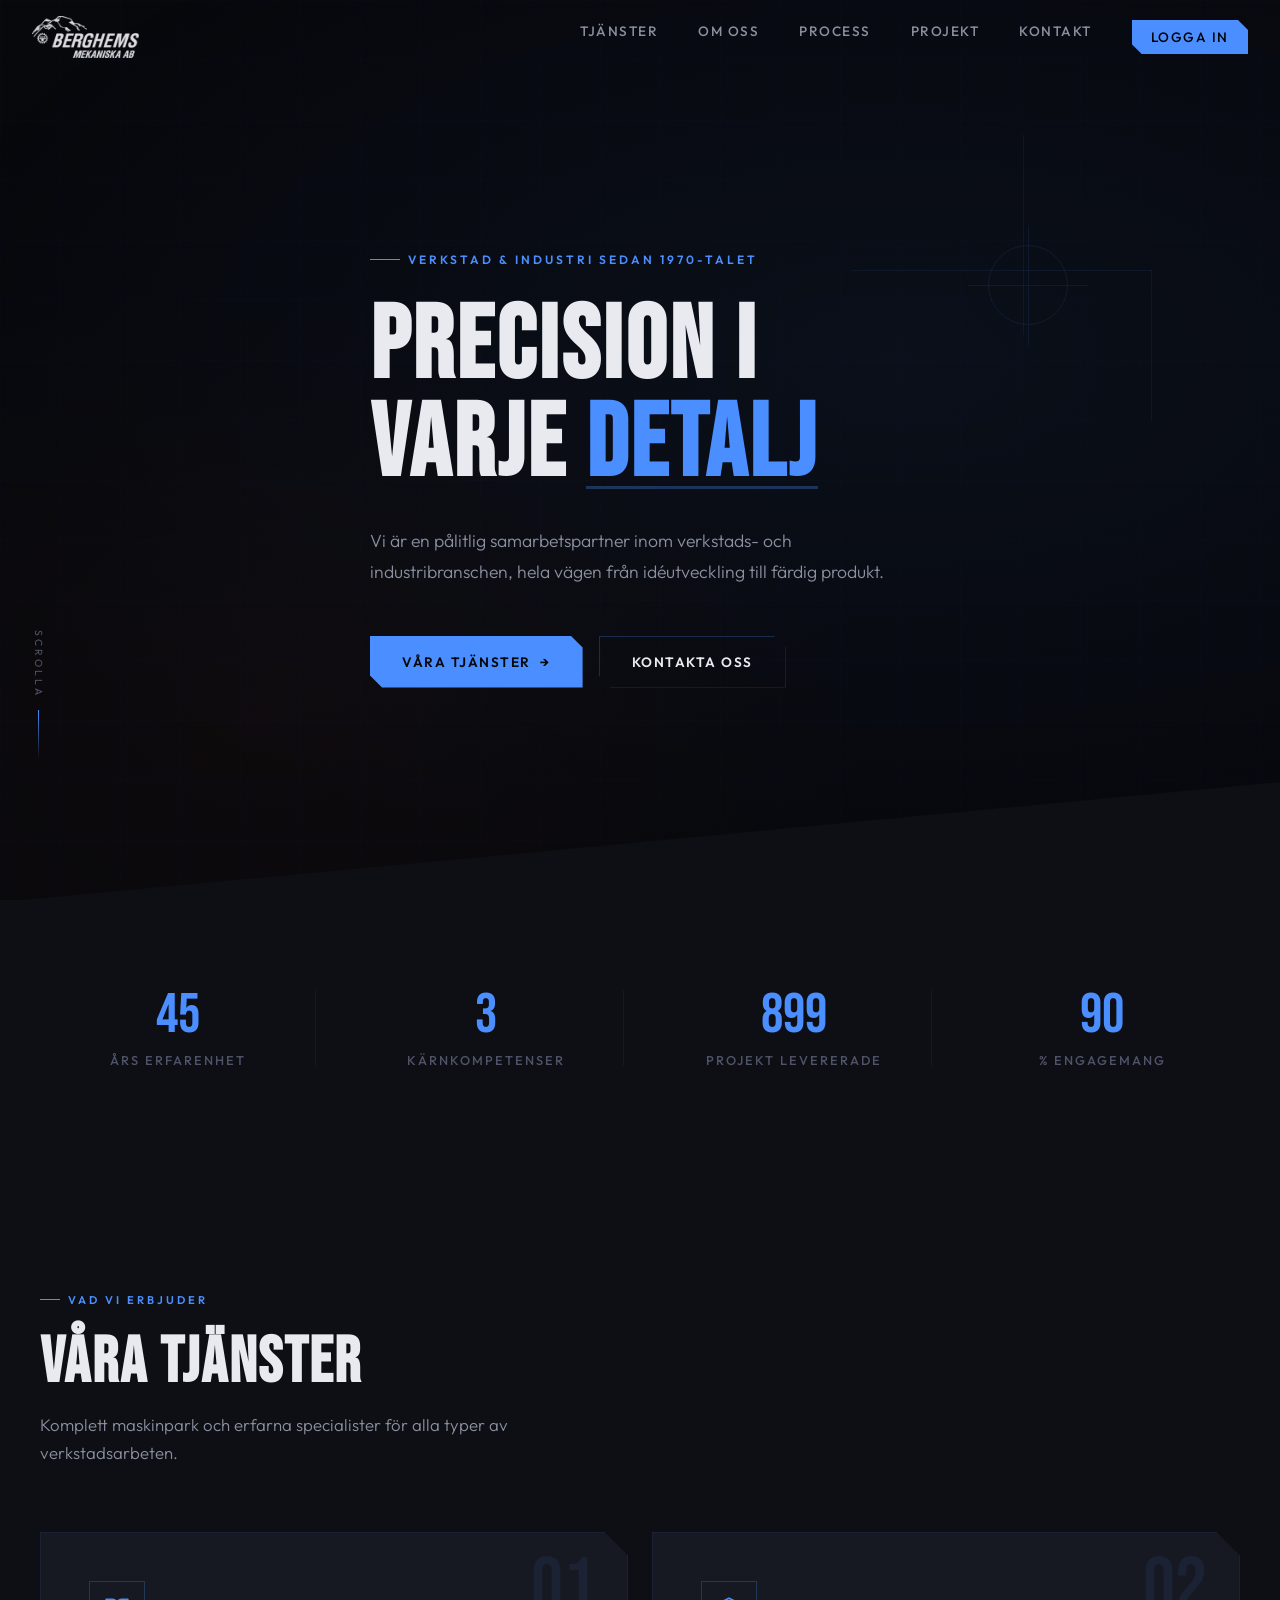
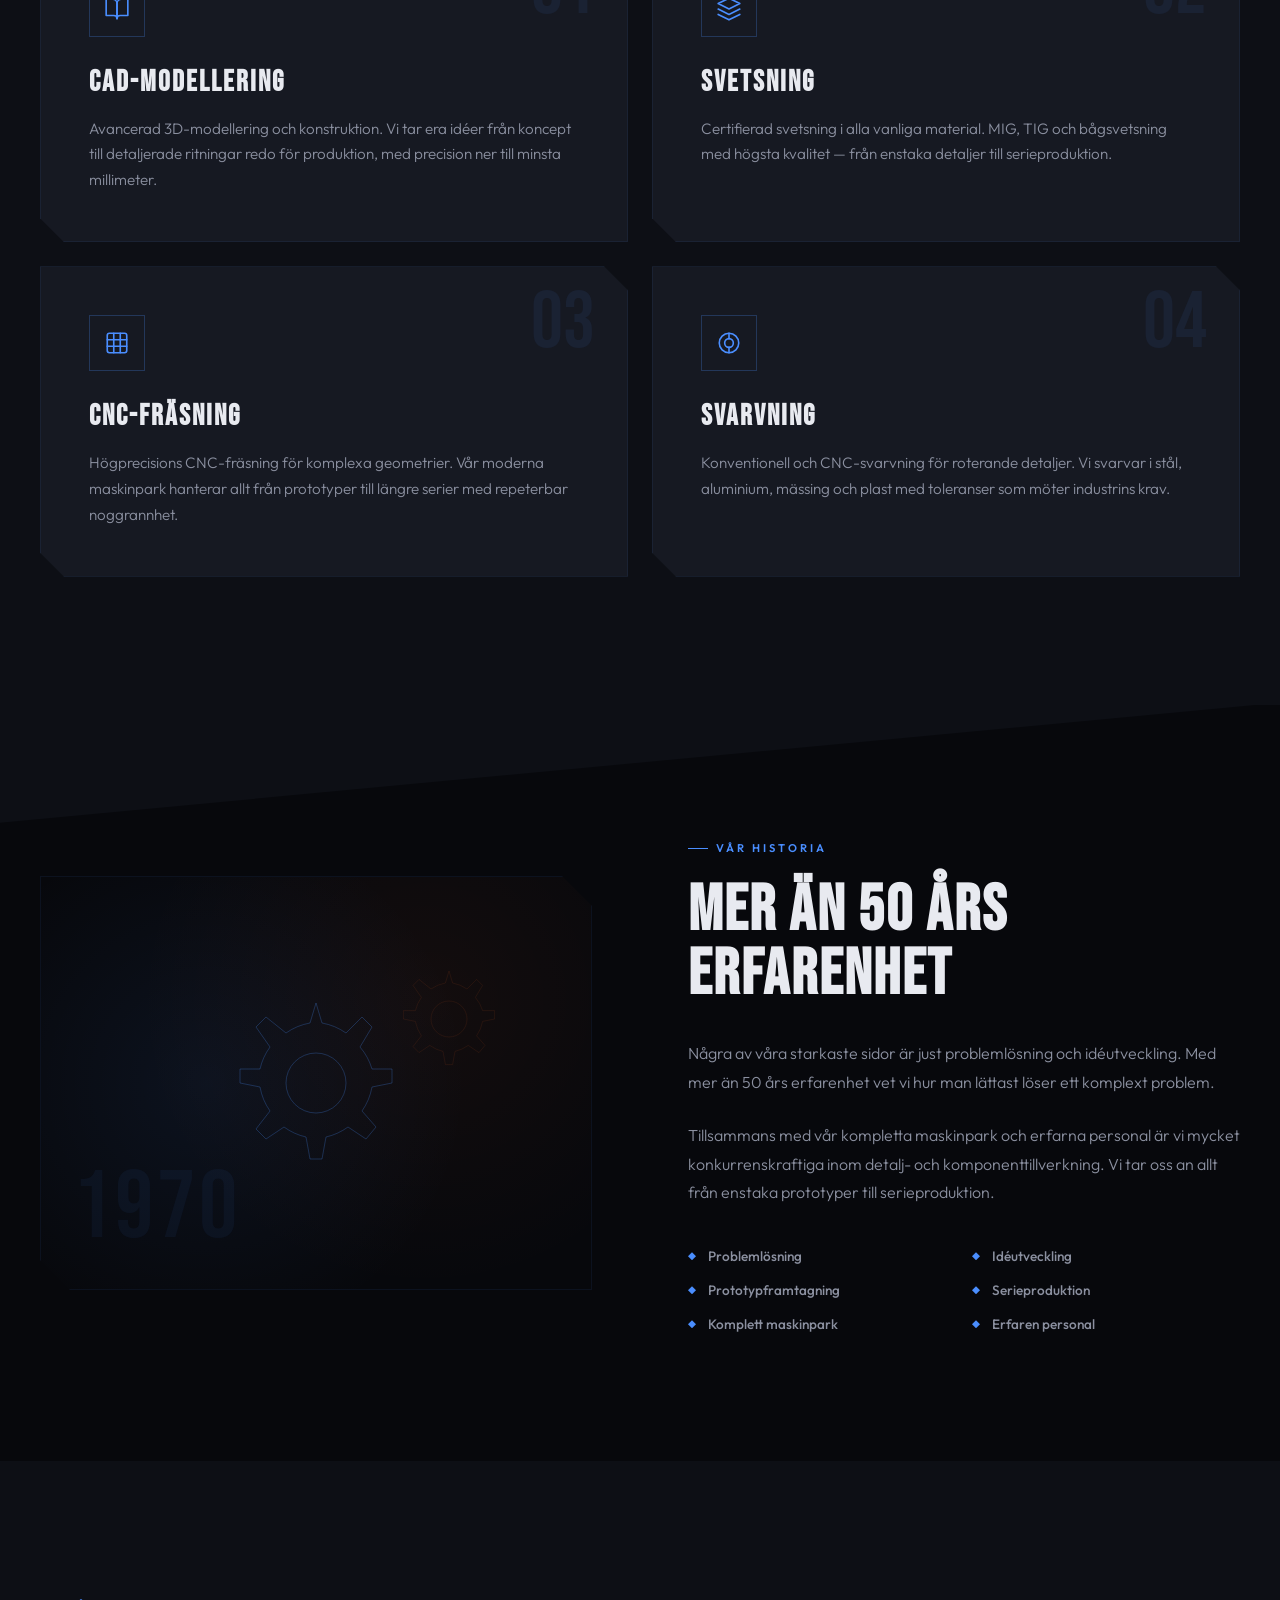
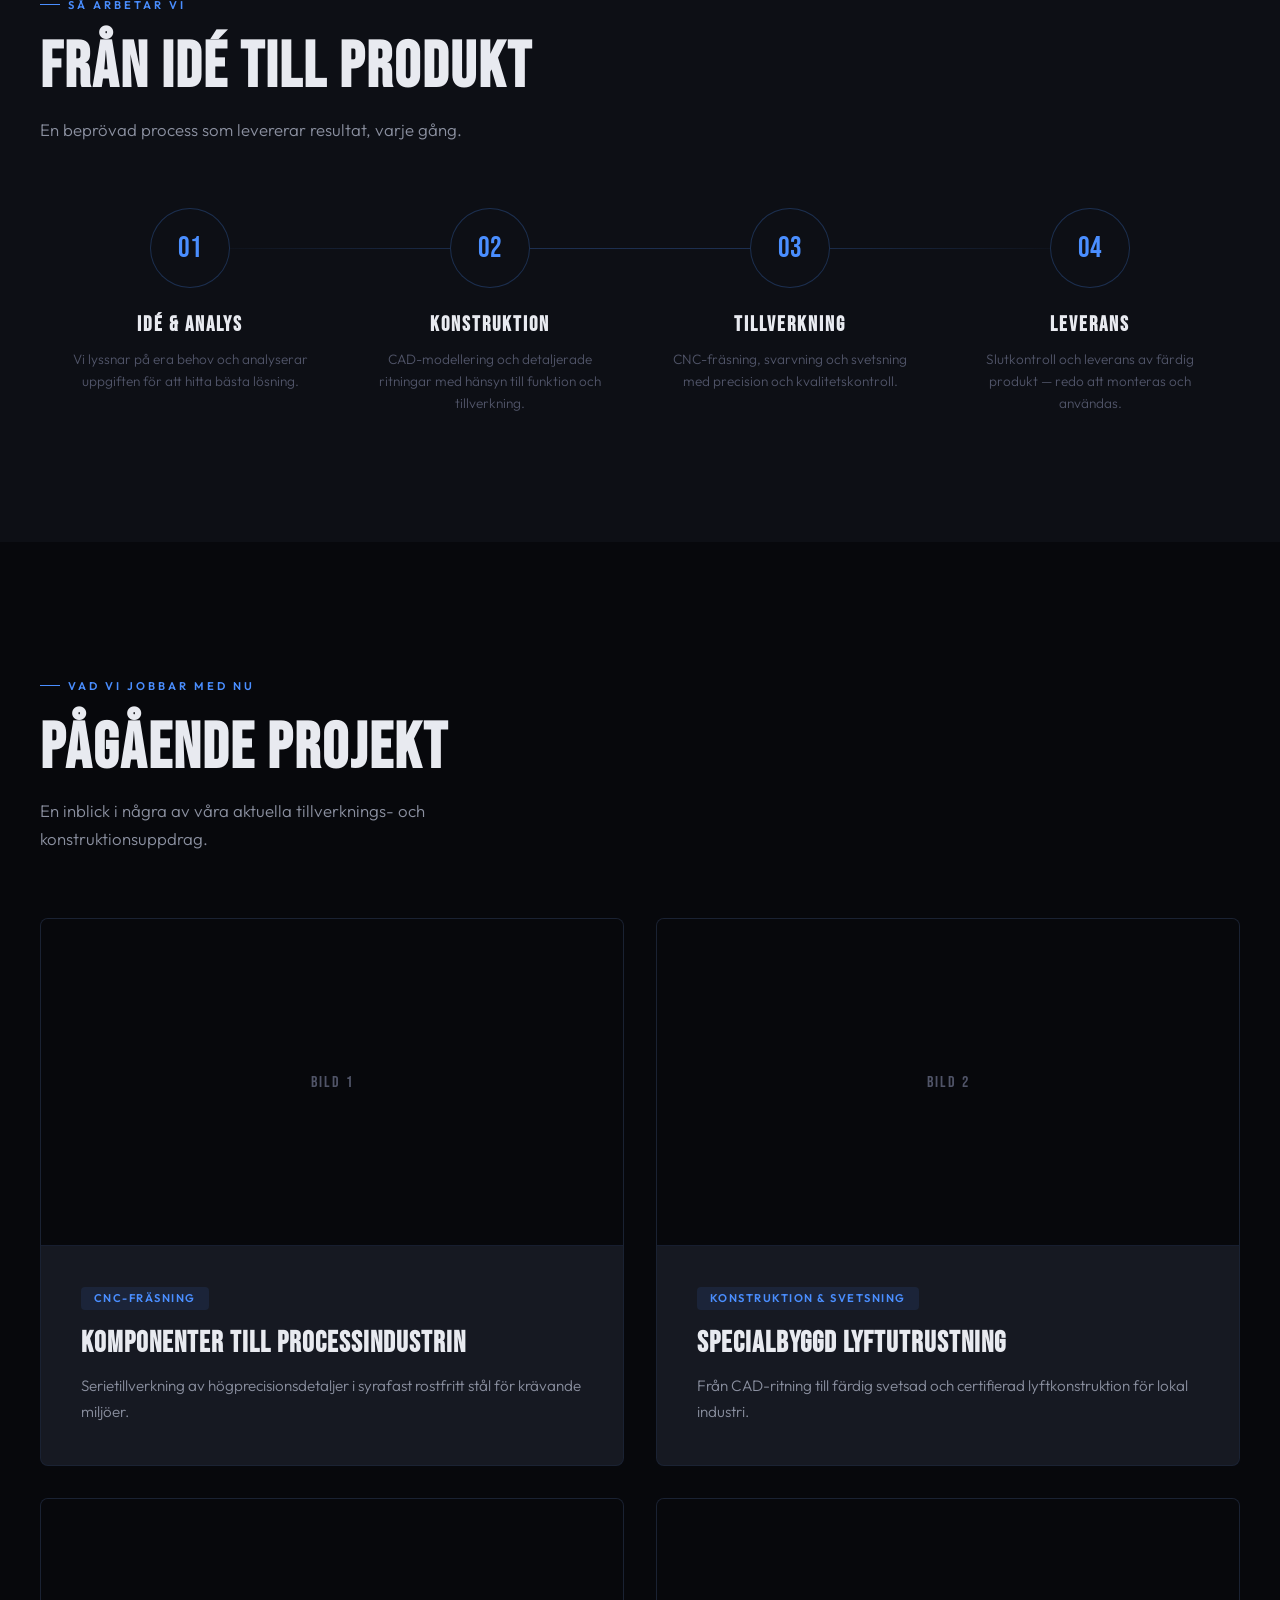
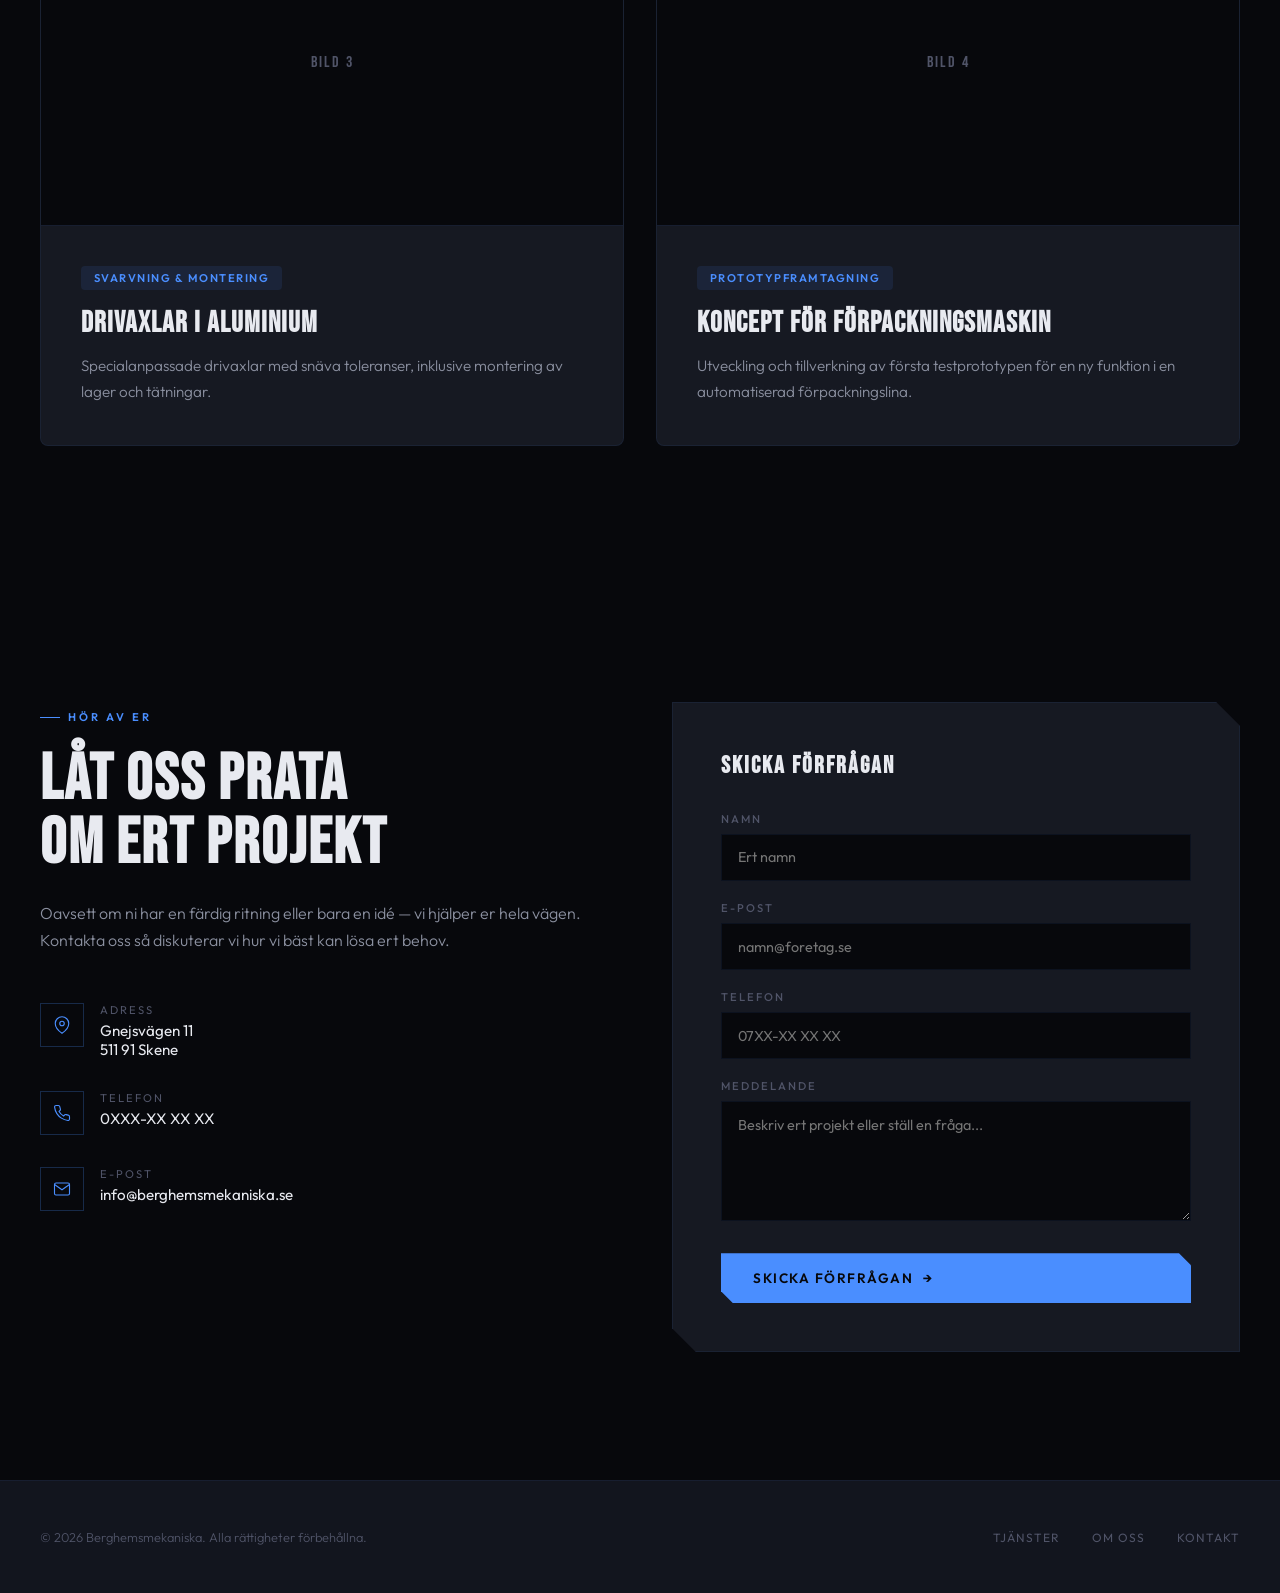
<file: index.html>
<!DOCTYPE html>
<html lang="sv">

<head>
    <meta charset="UTF-8">
    <meta name="viewport" content="width=device-width, initial-scale=1.0">
    <title>Berghemsmekaniska – Från idé till färdig produkt</title>
    <meta name="description"
        content="Berghemsmekaniska är en pålitlig samarbetspartner inom verkstads- och industribranschen. CAD-modellering, svetsning, CNC-fräsning och svarvning med 50+ års erfarenhet.">
    <link rel="preconnect" href="https://fonts.googleapis.com">
    <link rel="preconnect" href="https://fonts.gstatic.com" crossorigin>
    <link href="https://fonts.googleapis.com/css2?family=Bebas+Neue&family=Outfit:wght@300;400;500;600;700&display=swap"
        rel="stylesheet">
    <link rel="stylesheet" href="style.css">
</head>

<body>

    <!-- ═══════════ NAVIGATION ═══════════ -->
    <nav class="nav" id="nav">
        <a href="index.html" class="nav-logo">
            <img src="Bilder/logo_berghems.png" alt="Berghems Logga" class="nav-logo-img">
        </a>
        <ul class="nav-links">
            <li><a href="#tjanster">Tjänster</a></li>
            <li><a href="#om-oss">Om oss</a></li>
            <li><a href="#process">Process</a></li>
            <li><a href="#projekt">Projekt</a></li>
            <li><a href="#kontakt">Kontakt</a></li>
            <li><a href="login.html" class="btn btn-primary"
                    style="padding: 0.5rem 1.2rem; font-size: 0.85rem; color: #000; clip-path: polygon(0 0, calc(100% - 10px) 0, 100% 10px, 100% 100%, 10px 100%, 0 calc(100% - 10px));">Logga
                    in</a></li>
        </ul>
        <button class="nav-hamburger" id="hamburger" aria-label="Meny">
            <span></span>
            <span></span>
            <span></span>
        </button>
    </nav>

    <!-- Mobile Menu -->
    <div class="mobile-menu" id="mobileMenu">
        <ul class="mobile-menu-links">
            <li><a href="#tjanster" onclick="closeMobile()">Tjänster</a></li>
            <li><a href="#om-oss" onclick="closeMobile()">Om oss</a></li>
            <li><a href="#process" onclick="closeMobile()">Process</a></li>
            <li><a href="#projekt" onclick="closeMobile()">Projekt</a></li>
            <li><a href="#kontakt" onclick="closeMobile()">Kontakt</a></li>
            <li style="margin-top: 2rem;"><a href="login.html" class="btn btn-primary"
                    style="padding: 1rem 2rem; font-size: 1rem; color: #000; clip-path: polygon(0 0, calc(100% - 12px) 0, 100% 12px, 100% 100%, 12px 100%, 0 calc(100% - 12px));">Logga
                    in</a></li>
        </ul>
    </div>

    <!-- ═══════════ HERO ═══════════ -->
    <section class="hero" id="hero">
        <div class="hero-bg"></div>

        <!-- Decorative elements -->
        <div class="hero-line hero-line-1"></div>
        <div class="hero-line hero-line-2"></div>
        <div class="hero-line hero-line-3"></div>

        <div class="hero-crosshair">
            <div class="hero-crosshair-circle"></div>
        </div>

        <div class="hero-content">
            <div class="hero-tag">Verkstad &amp; Industri sedan 1970-talet</div>
            <h1 class="hero-title">
                PRECISION I<br>
                VARJE <span class="highlight">DETALJ</span>
            </h1>
            <p class="hero-description">
                Vi är en pålitlig samarbetspartner inom verkstads- och industribranschen, hela vägen från idéutveckling
                till färdig produkt.
            </p>
            <div class="hero-actions">
                <a href="#tjanster" class="btn btn-primary">
                    Våra tjänster
                    <span class="btn-arrow">&rarr;</span>
                </a>
                <a href="#kontakt" class="btn btn-outline">
                    Kontakta oss
                </a>
            </div>
        </div>

        <div class="hero-scroll">
            <span class="hero-scroll-text">Scrolla</span>
            <div class="hero-scroll-line"></div>
        </div>

        <div class="hero-diagonal"></div>
    </section>

    <!-- ═══════════ STATS ═══════════ -->
    <section class="stats">
        <div class="stats-inner">
            <div class="stat-item reveal">
                <div class="stat-number" data-target="50">0</div>
                <div class="stat-label">Års erfarenhet</div>
            </div>
            <div class="stat-item reveal reveal-delay-1">
                <div class="stat-number" data-target="4">0</div>
                <div class="stat-label">Kärnkompetenser</div>
            </div>
            <div class="stat-item reveal reveal-delay-2">
                <div class="stat-number" data-target="1000">0</div>
                <div class="stat-label">Projekt levererade</div>
            </div>
            <div class="stat-item reveal reveal-delay-3">
                <div class="stat-number" data-target="100">0</div>
                <div class="stat-label">% Engagemang</div>
            </div>
        </div>
    </section>

    <!-- ═══════════ SERVICES ═══════════ -->
    <section class="services" id="tjanster">
        <div class="section-header reveal">
            <div class="section-tag">Vad vi erbjuder</div>
            <h2 class="section-title">VÅRA TJÄNSTER</h2>
            <p class="section-subtitle">Komplett maskinpark och erfarna specialister för alla typer av verkstadsarbeten.
            </p>
        </div>

        <div class="services-grid">
            <!-- CAD -->
            <div class="service-card reveal">
                <span class="service-number">01</span>
                <div class="service-icon">
                    <svg viewBox="0 0 24 24">
                        <path d="M2 3h6a4 4 0 0 1 4 4v14a3 3 0 0 0-3-3H2z" />
                        <path d="M22 3h-6a4 4 0 0 0-4 4v14a3 3 0 0 1 3-3h7z" />
                    </svg>
                </div>
                <h3 class="service-name">CAD-MODELLERING</h3>
                <p class="service-desc">
                    Avancerad 3D-modellering och konstruktion. Vi tar era idéer från koncept till detaljerade ritningar
                    redo för produktion, med precision ner till minsta millimeter.
                </p>
            </div>

            <!-- Svetsning -->
            <div class="service-card reveal reveal-delay-1">
                <span class="service-number">02</span>
                <div class="service-icon">
                    <svg viewBox="0 0 24 24">
                        <path d="M12 2L2 7l10 5 10-5-10-5z" />
                        <path d="M2 17l10 5 10-5" />
                        <path d="M2 12l10 5 10-5" />
                    </svg>
                </div>
                <h3 class="service-name">SVETSNING</h3>
                <p class="service-desc">
                    Certifierad svetsning i alla vanliga material. MIG, TIG och bågsvetsning med högsta kvalitet — från
                    enstaka detaljer till serieproduktion.
                </p>
            </div>

            <!-- CNC-fräsning -->
            <div class="service-card reveal reveal-delay-2">
                <span class="service-number">03</span>
                <div class="service-icon">
                    <svg viewBox="0 0 24 24">
                        <rect x="3" y="3" width="18" height="18" rx="2" />
                        <path d="M9 3v18" />
                        <path d="M15 3v18" />
                        <path d="M3 9h18" />
                        <path d="M3 15h18" />
                    </svg>
                </div>
                <h3 class="service-name">CNC-FRÄSNING</h3>
                <p class="service-desc">
                    Högprecisions CNC-fräsning för komplexa geometrier. Vår moderna maskinpark hanterar allt från
                    prototyper till längre serier med repeterbar noggrannhet.
                </p>
            </div>

            <!-- Svarvning -->
            <div class="service-card reveal reveal-delay-3">
                <span class="service-number">04</span>
                <div class="service-icon">
                    <svg viewBox="0 0 24 24">
                        <circle cx="12" cy="12" r="9" />
                        <circle cx="12" cy="12" r="4" />
                        <line x1="12" y1="3" x2="12" y2="8" />
                        <line x1="12" y1="16" x2="12" y2="21" />
                    </svg>
                </div>
                <h3 class="service-name">SVARVNING</h3>
                <p class="service-desc">
                    Konventionell och CNC-svarvning för roterande detaljer. Vi svarvar i stål, aluminium, mässing och
                    plast med toleranser som möter industrins krav.
                </p>
            </div>
        </div>
    </section>

    <!-- ═══════════ ABOUT ═══════════ -->
    <section class="about" id="om-oss">
        <div class="about-diagonal-top"></div>

        <div class="about-inner">
            <div class="about-visual reveal">
                <div class="about-visual-box">
                    <div class="about-gear-container">
                        <!-- Large gear -->
                        <svg class="about-gear" viewBox="0 0 100 100">
                            <path
                                d="M50 10 L53 20 A30 30 0 0 1 65 25 L73 17 L78 22 L72 32 A30 30 0 0 1 78 43 L88 43 L88 50 L78 52 A30 30 0 0 1 73 64 L80 72 L75 78 L66 72 A30 30 0 0 1 55 77 L53 88 L47 88 L45 77 A30 30 0 0 1 34 72 L25 78 L20 73 L27 64 A30 30 0 0 1 22 52 L12 50 L12 43 L22 43 A30 30 0 0 1 27 32 L20 22 L25 17 L35 25 A30 30 0 0 1 47 20 L50 10Z" />
                            <circle cx="50" cy="50" r="15" />
                        </svg>
                        <!-- Small gear -->
                        <svg class="about-gear about-gear-2" viewBox="0 0 100 100">
                            <path
                                d="M50 10 L53 20 A30 30 0 0 1 65 25 L73 17 L78 22 L72 32 A30 30 0 0 1 78 43 L88 43 L88 50 L78 52 A30 30 0 0 1 73 64 L80 72 L75 78 L66 72 A30 30 0 0 1 55 77 L53 88 L47 88 L45 77 A30 30 0 0 1 34 72 L25 78 L20 73 L27 64 A30 30 0 0 1 22 52 L12 50 L12 43 L22 43 A30 30 0 0 1 27 32 L20 22 L25 17 L35 25 A30 30 0 0 1 47 20 L50 10Z" />
                            <circle cx="50" cy="50" r="15" />
                        </svg>
                    </div>
                    <div class="about-year">1970</div>
                </div>
            </div>

            <div class="about-content">
                <div class="section-tag reveal">Vår historia</div>
                <h2 class="section-title reveal">MER ÄN 50 ÅRS<br>ERFARENHET</h2>
                <p class="about-text reveal">
                    Några av våra starkaste sidor är just problemlösning och idéutveckling. Med mer än 50 års erfarenhet
                    vet vi hur man lättast löser ett komplext problem.
                </p>
                <p class="about-text reveal">
                    Tillsammans med vår kompletta maskinpark och erfarna personal är vi mycket konkurrenskraftiga inom
                    detalj- och komponenttillverkning. Vi tar oss an allt från enstaka prototyper till serieproduktion.
                </p>

                <div class="about-features reveal">
                    <div class="about-feature">
                        <div class="about-feature-dot"></div>
                        Problemlösning
                    </div>
                    <div class="about-feature">
                        <div class="about-feature-dot"></div>
                        Idéutveckling
                    </div>
                    <div class="about-feature">
                        <div class="about-feature-dot"></div>
                        Prototypframtagning
                    </div>
                    <div class="about-feature">
                        <div class="about-feature-dot"></div>
                        Serieproduktion
                    </div>
                    <div class="about-feature">
                        <div class="about-feature-dot"></div>
                        Komplett maskinpark
                    </div>
                    <div class="about-feature">
                        <div class="about-feature-dot"></div>
                        Erfaren personal
                    </div>
                </div>
            </div>
        </div>
    </section>

    <!-- ═══════════ PROCESS ═══════════ -->
    <section class="process" id="process">
        <div class="section-header reveal">
            <div class="section-tag">Så arbetar vi</div>
            <h2 class="section-title">FRÅN IDÉ TILL PRODUKT</h2>
            <p class="section-subtitle">En beprövad process som levererar resultat, varje gång.</p>
        </div>

        <div class="process-steps">
            <div class="process-step reveal">
                <div class="process-step-circle">
                    <span class="process-step-num">01</span>
                </div>
                <h3 class="process-step-title">IDÉ & ANALYS</h3>
                <p class="process-step-desc">Vi lyssnar på era behov och analyserar uppgiften för att hitta bästa
                    lösning.</p>
            </div>
            <div class="process-step reveal reveal-delay-1">
                <div class="process-step-circle">
                    <span class="process-step-num">02</span>
                </div>
                <h3 class="process-step-title">KONSTRUKTION</h3>
                <p class="process-step-desc">CAD-modellering och detaljerade ritningar med hänsyn till funktion och
                    tillverkning.</p>
            </div>
            <div class="process-step reveal reveal-delay-2">
                <div class="process-step-circle">
                    <span class="process-step-num">03</span>
                </div>
                <h3 class="process-step-title">TILLVERKNING</h3>
                <p class="process-step-desc">CNC-fräsning, svarvning och svetsning med precision och kvalitetskontroll.
                </p>
            </div>
            <div class="process-step reveal reveal-delay-3">
                <div class="process-step-circle">
                    <span class="process-step-num">04</span>
                </div>
                <h3 class="process-step-title">LEVERANS</h3>
                <p class="process-step-desc">Slutkontroll och leverans av färdig produkt — redo att monteras och
                    användas.</p>
            </div>
        </div>
    </section>

    <!-- ═══════════ PÅGÅENDE PROJEKT ═══════════ -->
    <section class="projects" id="projekt">
        <div class="section-header reveal">
            <div class="section-tag">Vad vi jobbar med nu</div>
            <h2 class="section-title">PÅGÅENDE PROJEKT</h2>
            <p class="section-subtitle">En inblick i några av våra aktuella tillverknings- och konstruktionsuppdrag.</p>
        </div>

        <div class="projects-grid">
            <!-- Project 1 -->
            <div class="project-card reveal">
                <div class="project-image">
                    <!-- Placeholder placeholder for project image -->
                    <div
                        style="width: 100%; height: 100%; display: flex; align-items: center; justify-content: center; background: var(--bg-primary); color: var(--text-muted); font-family: var(--font-display); letter-spacing: 2px;">
                        BILD 1</div>
                </div>
                <div class="project-content">
                    <span class="project-tag">CNC-fräsning</span>
                    <h3 class="project-title">Komponenter till Processindustrin</h3>
                    <p class="project-desc">Serietillverkning av högprecisionsdetaljer i syrafast rostfritt stål för
                        krävande miljöer.</p>
                </div>
            </div>

            <!-- Project 2 -->
            <div class="project-card reveal reveal-delay-1">
                <div class="project-image">
                    <!-- Placeholder placeholder for project image -->
                    <div
                        style="width: 100%; height: 100%; display: flex; align-items: center; justify-content: center; background: var(--bg-primary); color: var(--text-muted); font-family: var(--font-display); letter-spacing: 2px;">
                        BILD 2</div>
                </div>
                <div class="project-content">
                    <span class="project-tag">Konstruktion & Svetsning</span>
                    <h3 class="project-title">Specialbyggd Lyftutrustning</h3>
                    <p class="project-desc">Från CAD-ritning till färdig svetsad och certifierad lyftkonstruktion för
                        lokal industri.</p>
                </div>
            </div>

            <!-- Project 3 -->
            <div class="project-card reveal reveal-delay-2">
                <div class="project-image">
                    <!-- Placeholder placeholder for project image -->
                    <div
                        style="width: 100%; height: 100%; display: flex; align-items: center; justify-content: center; background: var(--bg-primary); color: var(--text-muted); font-family: var(--font-display); letter-spacing: 2px;">
                        BILD 3</div>
                </div>
                <div class="project-content">
                    <span class="project-tag">Svarvning & Montering</span>
                    <h3 class="project-title">Drivaxlar i Aluminium</h3>
                    <p class="project-desc">Specialanpassade drivaxlar med snäva toleranser, inklusive montering av
                        lager och tätningar.</p>
                </div>
            </div>

            <!-- Project 4 -->
            <div class="project-card reveal reveal-delay-3">
                <div class="project-image">
                    <!-- Placeholder placeholder for project image -->
                    <div
                        style="width: 100%; height: 100%; display: flex; align-items: center; justify-content: center; background: var(--bg-primary); color: var(--text-muted); font-family: var(--font-display); letter-spacing: 2px;">
                        BILD 4</div>
                </div>
                <div class="project-content">
                    <span class="project-tag">Prototypframtagning</span>
                    <h3 class="project-title">Koncept för Förpackningsmaskin</h3>
                    <p class="project-desc">Utveckling och tillverkning av första testprototypen för en ny funktion i en
                        automatiserad förpackningslina.</p>
                </div>
            </div>
        </div>
    </section>

    <!-- ═══════════ CONTACT ═══════════ -->
    <section class="contact" id="kontakt">
        <div class="contact-inner">
            <div class="contact-info">
                <div class="section-tag reveal">Hör av er</div>
                <h2 class="contact-info-title reveal">LÅT OSS PRATA<br>OM ERT PROJEKT</h2>
                <p class="contact-info-text reveal">
                    Oavsett om ni har en färdig ritning eller bara en idé — vi hjälper er hela vägen. Kontakta oss så
                    diskuterar vi hur vi bäst kan lösa ert behov.
                </p>

                <div class="contact-detail reveal">
                    <div class="contact-detail-icon">
                        <svg viewBox="0 0 24 24">
                            <path d="M21 10c0 7-9 13-9 13s-9-6-9-13a9 9 0 0 1 18 0z" />
                            <circle cx="12" cy="10" r="3" />
                        </svg>
                    </div>
                    <div>
                        <div class="contact-detail-label">Adress</div>
                        <div class="contact-detail-value">Gnejsvägen 11<br>511 91 Skene</div>
                    </div>
                </div>

                <div class="contact-detail reveal">
                    <div class="contact-detail-icon">
                        <svg viewBox="0 0 24 24">
                            <path
                                d="M22 16.92v3a2 2 0 0 1-2.18 2 19.79 19.79 0 0 1-8.63-3.07 19.5 19.5 0 0 1-6-6 19.79 19.79 0 0 1-3.07-8.67A2 2 0 0 1 4.11 2h3a2 2 0 0 1 2 1.72c.127.96.361 1.903.7 2.81a2 2 0 0 1-.45 2.11L8.09 9.91a16 16 0 0 0 6 6l1.27-1.27a2 2 0 0 1 2.11-.45c.907.339 1.85.573 2.81.7A2 2 0 0 1 22 16.92z" />
                        </svg>
                    </div>
                    <div>
                        <div class="contact-detail-label">Telefon</div>
                        <div class="contact-detail-value"><a href="tel:+46XXXXXXXXX">0XXX-XX XX XX</a></div>
                    </div>
                </div>

                <div class="contact-detail reveal">
                    <div class="contact-detail-icon">
                        <svg viewBox="0 0 24 24">
                            <path d="M4 4h16c1.1 0 2 .9 2 2v12c0 1.1-.9 2-2 2H4c-1.1 0-2-.9-2-2V6c0-1.1.9-2 2-2z" />
                            <polyline points="22,6 12,13 2,6" />
                        </svg>
                    </div>
                    <div>
                        <div class="contact-detail-label">E-post</div>
                        <div class="contact-detail-value"><a
                                href="mailto:info@berghemsmekaniska.se">info@berghemsmekaniska.se</a></div>
                    </div>
                </div>
            </div>

            <div class="contact-form-wrap reveal">
                <h3 class="contact-form-title">SKICKA FÖRFRÅGAN</h3>
                <form id="contactForm">
                    <div class="form-group">
                        <label class="form-label">Namn</label>
                        <input type="text" class="form-input" placeholder="Ert namn" required>
                    </div>
                    <div class="form-group">
                        <label class="form-label">E-post</label>
                        <input type="email" class="form-input" placeholder="namn@foretag.se" required>
                    </div>
                    <div class="form-group">
                        <label class="form-label">Telefon</label>
                        <input type="tel" class="form-input" placeholder="07XX-XX XX XX">
                    </div>
                    <div class="form-group">
                        <label class="form-label">Meddelande</label>
                        <textarea class="form-textarea" placeholder="Beskriv ert projekt eller ställ en fråga..."
                            required></textarea>
                    </div>
                    <button type="submit" class="btn btn-primary form-submit">
                        Skicka förfrågan
                        <span class="btn-arrow">&rarr;</span>
                    </button>
                </form>
            </div>
        </div>
    </section>



    <!-- ═══════════ FOOTER ═══════════ -->
    <footer class="footer">
        <div class="footer-inner">
            <div class="footer-copy">&copy; 2026 Berghemsmekaniska. Alla rättigheter förbehållna.</div>
            <div class="footer-links">
                <a href="#tjanster">Tjänster</a>
                <a href="#om-oss">Om oss</a>
                <a href="#kontakt">Kontakt</a>
            </div>
        </div>
    </footer>

    <!-- ═══════════ SPARK PARTICLES ═══════════ -->
    <canvas id="sparks-canvas"></canvas>

    <script src="main.js"></script>
</body>

</html>
</file>
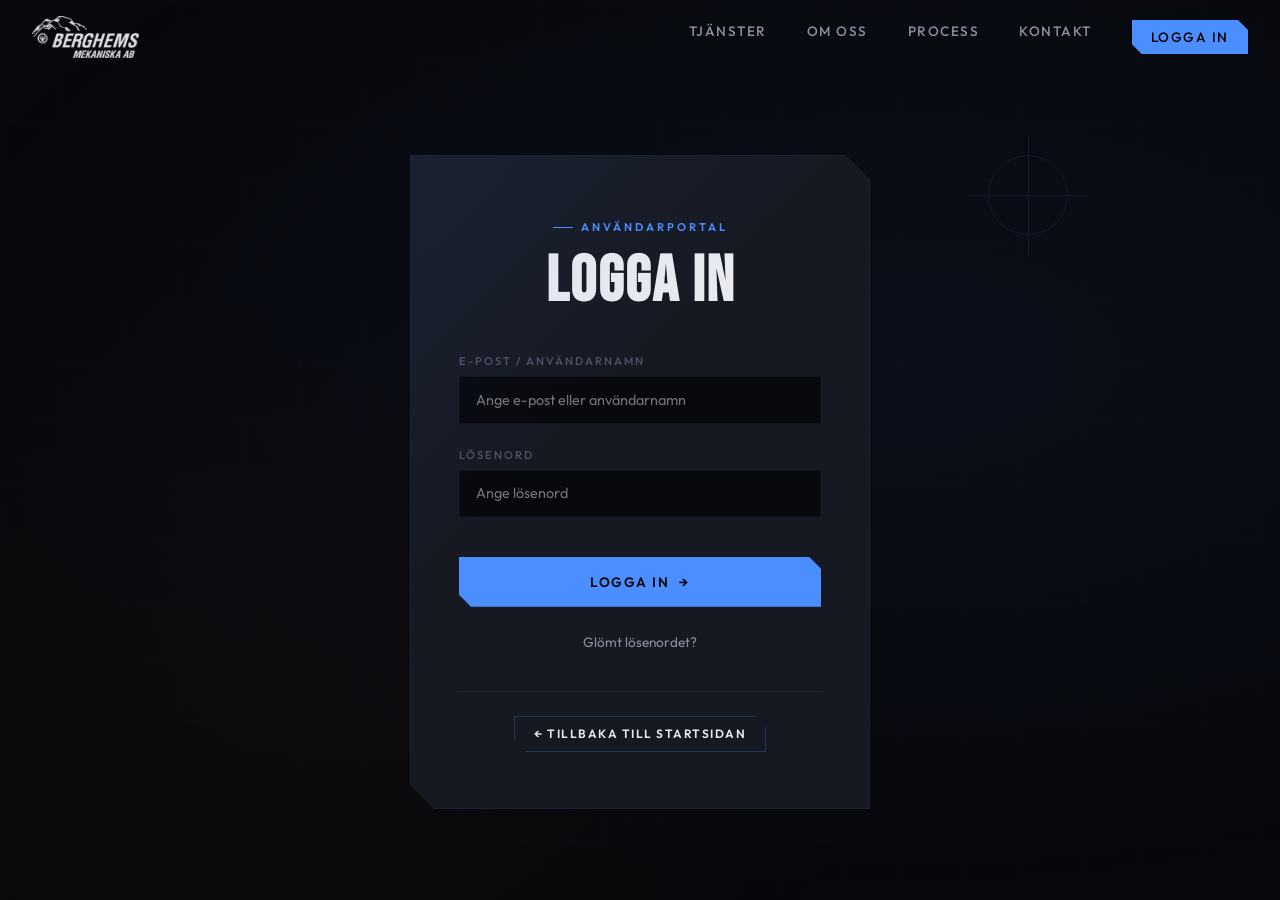
<file: login.html>
<!DOCTYPE html>
<html lang="sv">

<head>
    <meta charset="UTF-8">
    <meta name="viewport" content="width=device-width, initial-scale=1.0">
    <title>Logga in – Berghemsmekaniska</title>
    <meta name="description" content="Logga in på Berghemsmekaniskas användarportal.">
    <link rel="preconnect" href="https://fonts.googleapis.com">
    <link rel="preconnect" href="https://fonts.gstatic.com" crossorigin>
    <link href="https://fonts.googleapis.com/css2?family=Bebas+Neue&family=Outfit:wght@300;400;500;600;700&display=swap"
        rel="stylesheet">
    <link rel="stylesheet" href="style.css">
    <style>
        .login-page {
            min-height: 100vh;
            display: flex;
            align-items: center;
            justify-content: center;
            padding: 8rem 2rem 4rem;
            position: relative;
            z-index: 10;
        }

        .login-container {
            background: var(--bg-card);
            border: 1px solid var(--border-subtle);
            padding: 3.5rem 3rem;
            width: 100%;
            max-width: 460px;
            clip-path: polygon(0 0, calc(100% - 24px) 0, 100% 24px, 100% 100%, 24px 100%, 0 calc(100% - 24px));
            position: relative;
            box-shadow: 0 20px 60px rgba(0, 0, 0, 0.4);
        }

        .login-container::before {
            content: '';
            position: absolute;
            top: 0;
            left: 0;
            width: 100%;
            height: 100%;
            background: linear-gradient(135deg, var(--steel-glow), transparent 40%);
            pointer-events: none;
            opacity: 0.5;
        }

        .login-header {
            text-align: center;
            margin-bottom: 2.5rem;
        }

        .login-actions {
            display: flex;
            justify-content: space-between;
            align-items: center;
            margin-top: 2.5rem;
        }

        .login-forgot {
            color: var(--text-secondary);
            font-size: 0.85rem;
            text-decoration: none;
            transition: color 0.3s;
        }

        .login-forgot:hover {
            color: var(--steel-blue);
        }

        .login-back {
            text-align: center;
            margin-top: 2.5rem;
            padding-top: 1.5rem;
            border-top: 1px solid var(--border-subtle);
        }
    </style>
</head>

<body>

    <!-- ═══════════ NAVIGATION ═══════════ -->
    <nav class="nav" id="nav">
        <a href="index.html" class="nav-logo">
            <img src="Bilder/logo_berghems.png" alt="Berghems Logga" class="nav-logo-img">
        </a>
        <ul class="nav-links">
            <li><a href="index.html#tjanster">Tjänster</a></li>
            <li><a href="index.html#om-oss">Om oss</a></li>
            <li><a href="index.html#process">Process</a></li>
            <li><a href="index.html#kontakt">Kontakt</a></li>
            <li><a href="login.html" class="btn btn-primary"
                    style="padding: 0.5rem 1.2rem; font-size: 0.85rem; color: #000; clip-path: polygon(0 0, calc(100% - 10px) 0, 100% 10px, 100% 100%, 10px 100%, 0 calc(100% - 10px));">Logga
                    in</a></li>
        </ul>
        <button class="nav-hamburger" id="hamburger" aria-label="Meny">
            <span></span>
            <span></span>
            <span></span>
        </button>
    </nav>

    <!-- Mobile Menu -->
    <div class="mobile-menu" id="mobileMenu">
        <ul class="mobile-menu-links">
            <li><a href="index.html#tjanster" onclick="closeMobile()">Tjänster</a></li>
            <li><a href="index.html#om-oss" onclick="closeMobile()">Om oss</a></li>
            <li><a href="index.html#process" onclick="closeMobile()">Process</a></li>
            <li><a href="index.html#kontakt" onclick="closeMobile()">Kontakt</a></li>
            <li style="margin-top: 2rem;"><a href="login.html" class="btn btn-primary"
                    style="padding: 1rem 2rem; font-size: 1rem; color: #000; clip-path: polygon(0 0, calc(100% - 12px) 0, 100% 12px, 100% 100%, 12px 100%, 0 calc(100% - 12px));">Logga
                    in</a></li>
        </ul>
    </div>

    <!-- ═══════════ LOGIN ═══════════ -->
    <section class="login-page">
        <!-- Decorative elements from hero -->
        <div class="hero-bg"></div>
        <div class="hero-crosshair" style="top: 15%; right: 15%;">
            <div class="hero-crosshair-circle"></div>
        </div>

        <div class="login-container reveal visible">
            <div class="login-header">
                <div class="section-tag" style="justify-content: center; margin-bottom: 1rem;">Användarportal</div>
                <h2 class="section-title">LOGGA IN</h2>
            </div>

            <form id="loginForm"
                onsubmit="event.preventDefault(); alert('Inloggningsfunktionen är ännu inte implementerad.');">
                <div class="form-group">
                    <label class="form-label">E-post / Användarnamn</label>
                    <input type="text" class="form-input" placeholder="Ange e-post eller användarnamn" required>
                </div>
                <div class="form-group" style="margin-top: 1.5rem;">
                    <label class="form-label">Lösenord</label>
                    <input type="password" class="form-input" placeholder="Ange lösenord" required>
                </div>

                <div class="login-actions">
                    <button type="submit" class="btn btn-primary" style="width: 100%; justify-content: center;">
                        Logga in
                        <span class="btn-arrow">&rarr;</span>
                    </button>
                </div>

                <div style="text-align: center; margin-top: 1.5rem;">
                    <a href="#" class="login-forgot">Glömt lösenordet?</a>
                </div>
            </form>

            <div class="login-back">
                <a href="index.html" class="btn btn-outline" style="font-size: 0.75rem; padding: 0.6rem 1.2rem;">
                    &larr; Tillbaka till startsidan
                </a>
            </div>
        </div>
    </section>

    <!-- ═══════════ SPARK PARTICLES ═══════════ -->
    <canvas id="sparks-canvas"></canvas>

    <script src="main.js"></script>
</body>

</html>
</file>
<file: style.css>
/* ═══════════════════════════════════════════════
   RESET & VARIABLES
   ═══════════════════════════════════════════════ */
*,
*::before,
*::after {
    margin: 0;
    padding: 0;
    box-sizing: border-box;
}

:root {
    --bg-primary: #07080c;
    --bg-secondary: #0d0f15;
    --bg-tertiary: #12151e;
    --bg-card: #161922;
    --steel-blue: #4a8eff;
    --steel-blue-dim: #2a5eb8;
    --steel-glow: rgba(74, 142, 255, 0.15);
    --spark-orange: #ff6b2c;
    --spark-yellow: #ffc847;
    --text-primary: #e8eaf0;
    --text-secondary: #8b90a0;
    --text-muted: #505468;
    --border-subtle: rgba(74, 142, 255, 0.08);
    --border-active: rgba(74, 142, 255, 0.25);
    --font-display: 'Bebas Neue', sans-serif;
    --font-body: 'Outfit', sans-serif;
}

html {
    scroll-behavior: smooth;
    scrollbar-width: thin;
    scrollbar-color: var(--steel-blue-dim) var(--bg-primary);
}

body {
    font-family: var(--font-body);
    background: var(--bg-primary);
    color: var(--text-primary);
    overflow-x: hidden;
    -webkit-font-smoothing: antialiased;
}

/* ═══════════════════════════════════════════════
   BLUEPRINT GRID BACKGROUND
   ═══════════════════════════════════════════════ */
body::before {
    content: '';
    position: fixed;
    inset: 0;
    background:
        linear-gradient(rgba(74, 142, 255, 0.02) 1px, transparent 1px),
        linear-gradient(90deg, rgba(74, 142, 255, 0.02) 1px, transparent 1px);
    background-size: 60px 60px;
    pointer-events: none;
    z-index: 0;
}

section,
header,
footer {
    position: relative;
    z-index: 1;
}

/* ═══════════════════════════════════════════════
   NAVIGATION
   ═══════════════════════════════════════════════ */
.nav {
    position: fixed;
    top: 0;
    left: 0;
    right: 0;
    z-index: 1000;
    padding: 1rem 2rem;
    display: flex;
    align-items: center;
    justify-content: space-between;
    transition: all 0.4s cubic-bezier(0.16, 1, 0.3, 1);
    backdrop-filter: blur(0px);
}

.nav.scrolled {
    background: rgba(7, 8, 12, 0.85);
    backdrop-filter: blur(20px);
    border-bottom: 1px solid var(--border-subtle);
    padding: 0.7rem 2rem;
}

.nav-logo {
    display: flex;
    align-items: center;
    gap: 0.75rem;
    text-decoration: none;
    color: var(--text-primary);
}

.nav-logo-img {
    height: 42px;
    width: auto;
    object-fit: contain;
    display: block;
}

.nav-logo-text {
    font-family: var(--font-display);
    font-size: 1.4rem;
    letter-spacing: 2px;
    text-transform: uppercase;
}

.nav-links {
    display: flex;
    gap: 2.5rem;
    list-style: none;
}

.nav-links a {
    color: var(--text-secondary);
    text-decoration: none;
    font-size: 0.85rem;
    font-weight: 500;
    letter-spacing: 1.5px;
    text-transform: uppercase;
    position: relative;
    padding-bottom: 4px;
    transition: color 0.3s;
}

.nav-links a::after {
    content: '';
    position: absolute;
    bottom: 0;
    left: 0;
    width: 0;
    height: 1px;
    background: var(--steel-blue);
    transition: width 0.3s cubic-bezier(0.16, 1, 0.3, 1);
}

.nav-links a:hover {
    color: var(--text-primary);
}

.nav-links a:hover::after {
    width: 100%;
}

.nav-hamburger {
    display: none;
    flex-direction: column;
    gap: 5px;
    cursor: pointer;
    padding: 5px;
    background: none;
    border: none;
}

.nav-hamburger span {
    display: block;
    width: 24px;
    height: 2px;
    background: var(--text-primary);
    transition: all 0.3s;
}

/* ═══════════════════════════════════════════════
   HERO SECTION
   ═══════════════════════════════════════════════ */
.hero {
    min-height: 100vh;
    display: flex;
    align-items: center;
    position: relative;
    overflow: hidden;
}

.hero-bg {
    position: absolute;
    inset: 0;
    background:
        radial-gradient(ellipse 80% 60% at 70% 40%, rgba(74, 142, 255, 0.06), transparent),
        radial-gradient(ellipse 50% 50% at 20% 80%, rgba(255, 107, 44, 0.03), transparent);
}

.hero-diagonal {
    position: absolute;
    bottom: -2px;
    left: 0;
    right: 0;
    height: 120px;
    background: var(--bg-secondary);
    clip-path: polygon(0 100%, 100% 100%, 100% 0);
}

/* Floating machined lines */
.hero-line {
    position: absolute;
    background: var(--border-subtle);
}

.hero-line-1 {
    width: 1px;
    height: 200px;
    right: 20%;
    top: 15%;
    animation: lineFloat 6s ease-in-out infinite;
}

.hero-line-2 {
    width: 300px;
    height: 1px;
    right: 10%;
    top: 30%;
    animation: lineFloat 8s ease-in-out infinite reverse;
}

.hero-line-3 {
    width: 1px;
    height: 150px;
    right: 10%;
    top: 30%;
    animation: lineFloat 7s ease-in-out infinite;
}

@keyframes lineFloat {

    0%,
    100% {
        opacity: 0.3;
        transform: translate(0, 0);
    }

    50% {
        opacity: 0.8;
        transform: translate(-5px, -10px);
    }
}

/* Crosshair element */
.hero-crosshair {
    position: absolute;
    right: 15%;
    top: 25%;
    width: 120px;
    height: 120px;
    opacity: 0.1;
    animation: crosshairPulse 4s ease-in-out infinite;
}

.hero-crosshair::before,
.hero-crosshair::after {
    content: '';
    position: absolute;
    background: var(--steel-blue);
}

.hero-crosshair::before {
    width: 1px;
    height: 100%;
    left: 50%;
}

.hero-crosshair::after {
    width: 100%;
    height: 1px;
    top: 50%;
}

.hero-crosshair-circle {
    position: absolute;
    inset: 20px;
    border: 1px solid var(--steel-blue);
    border-radius: 50%;
}

@keyframes crosshairPulse {

    0%,
    100% {
        opacity: 0.08;
        transform: scale(1);
    }

    50% {
        opacity: 0.15;
        transform: scale(1.05);
    }
}

.hero-content {
    max-width: 1200px;
    margin: 0 auto;
    padding: 8rem 2rem 6rem;
    position: relative;
}

.hero-tag {
    display: inline-flex;
    align-items: center;
    gap: 0.5rem;
    font-size: 0.75rem;
    font-weight: 600;
    letter-spacing: 3px;
    text-transform: uppercase;
    color: var(--steel-blue);
    margin-bottom: 2rem;
    opacity: 0;
    animation: fadeSlideUp 0.8s 0.3s forwards;
}

.hero-tag::before {
    content: '';
    width: 30px;
    height: 1px;
    background: var(--steel-blue);
}

.hero-title {
    font-family: var(--font-display);
    font-size: clamp(3.5rem, 8vw, 7.5rem);
    line-height: 0.95;
    letter-spacing: 3px;
    margin-bottom: 2rem;
    opacity: 0;
    animation: fadeSlideUp 0.8s 0.5s forwards;
}

.hero-title .highlight {
    color: var(--steel-blue);
    position: relative;
    display: inline-block;
}

.hero-title .highlight::after {
    content: '';
    position: absolute;
    bottom: 5px;
    left: 0;
    width: 100%;
    height: 3px;
    background: var(--steel-blue);
    opacity: 0.3;
}

.hero-description {
    max-width: 540px;
    font-size: 1.1rem;
    line-height: 1.75;
    color: var(--text-secondary);
    font-weight: 300;
    margin-bottom: 3rem;
    opacity: 0;
    animation: fadeSlideUp 0.8s 0.7s forwards;
}

.hero-actions {
    display: flex;
    gap: 1rem;
    flex-wrap: wrap;
    opacity: 0;
    animation: fadeSlideUp 0.8s 0.9s forwards;
}

/* Buttons */
.btn {
    display: inline-flex;
    align-items: center;
    gap: 0.6rem;
    padding: 1rem 2rem;
    font-family: var(--font-body);
    font-size: 0.85rem;
    font-weight: 600;
    letter-spacing: 1.5px;
    text-transform: uppercase;
    text-decoration: none;
    border: none;
    cursor: pointer;
    transition: all 0.4s cubic-bezier(0.16, 1, 0.3, 1);
    position: relative;
    overflow: hidden;
}

.btn-primary {
    background: var(--steel-blue);
    color: var(--bg-primary);
    clip-path: polygon(0 0, calc(100% - 12px) 0, 100% 12px, 100% 100%, 12px 100%, 0 calc(100% - 12px));
}

.btn-primary:hover {
    background: #5d9bff;
    transform: translateY(-2px);
    box-shadow: 0 8px 30px rgba(74, 142, 255, 0.3);
}

.btn-outline {
    background: transparent;
    color: var(--text-primary);
    border: 1px solid var(--border-active);
    clip-path: polygon(0 0, calc(100% - 12px) 0, 100% 12px, 100% 100%, 12px 100%, 0 calc(100% - 12px));
}

.btn-outline:hover {
    border-color: var(--steel-blue);
    background: var(--steel-glow);
    transform: translateY(-2px);
}

.btn-arrow {
    transition: transform 0.3s;
}

.btn:hover .btn-arrow {
    transform: translateX(4px);
}

/* Scroll indicator */
.hero-scroll {
    position: absolute;
    bottom: 140px;
    left: 2rem;
    display: flex;
    flex-direction: column;
    align-items: center;
    gap: 0.75rem;
    opacity: 0;
    animation: fadeIn 1s 1.5s forwards;
}

.hero-scroll-text {
    font-size: 0.65rem;
    letter-spacing: 3px;
    text-transform: uppercase;
    color: var(--text-muted);
    writing-mode: vertical-rl;
}

.hero-scroll-line {
    width: 1px;
    height: 50px;
    background: linear-gradient(to bottom, var(--steel-blue), transparent);
    animation: scrollLine 2s ease-in-out infinite;
}

@keyframes scrollLine {
    0% {
        transform: scaleY(0);
        transform-origin: top;
    }

    50% {
        transform: scaleY(1);
        transform-origin: top;
    }

    51% {
        transform-origin: bottom;
    }

    100% {
        transform: scaleY(0);
        transform-origin: bottom;
    }
}

/* ═══════════════════════════════════════════════
   STATS BAR
   ═══════════════════════════════════════════════ */
.stats {
    background: var(--bg-secondary);
    padding: 4rem 2rem;
    position: relative;
}

.stats-inner {
    max-width: 1200px;
    margin: 0 auto;
    display: grid;
    grid-template-columns: repeat(4, 1fr);
    gap: 2rem;
}

.stat-item {
    text-align: center;
    padding: 1.5rem;
    position: relative;
}

.stat-item::after {
    content: '';
    position: absolute;
    right: 0;
    top: 20%;
    height: 60%;
    width: 1px;
    background: var(--border-subtle);
}

.stat-item:last-child::after {
    display: none;
}

.stat-number {
    font-family: var(--font-display);
    font-size: 3.5rem;
    color: var(--steel-blue);
    line-height: 1;
    margin-bottom: 0.5rem;
}

.stat-label {
    font-size: 0.8rem;
    letter-spacing: 2px;
    text-transform: uppercase;
    color: var(--text-muted);
    font-weight: 500;
}

/* ═══════════════════════════════════════════════
   SERVICES SECTION
   ═══════════════════════════════════════════════ */
.services {
    padding: 8rem 2rem;
    position: relative;
    background: var(--bg-secondary);
}

.section-header {
    max-width: 1200px;
    margin: 0 auto 4rem;
}

.section-tag {
    display: inline-flex;
    align-items: center;
    gap: 0.5rem;
    font-size: 0.7rem;
    font-weight: 600;
    letter-spacing: 3px;
    text-transform: uppercase;
    color: var(--steel-blue);
    margin-bottom: 1.5rem;
}

.section-tag::before {
    content: '';
    width: 20px;
    height: 1px;
    background: var(--steel-blue);
}

.section-title {
    font-family: var(--font-display);
    font-size: clamp(2.5rem, 5vw, 4rem);
    letter-spacing: 2px;
    line-height: 1;
    margin-bottom: 1rem;
}

.section-subtitle {
    font-size: 1.05rem;
    color: var(--text-secondary);
    font-weight: 300;
    max-width: 500px;
    line-height: 1.7;
}

.services-grid {
    max-width: 1200px;
    margin: 0 auto;
    display: grid;
    grid-template-columns: repeat(2, 1fr);
    gap: 1.5rem;
}

.service-card {
    background: var(--bg-card);
    border: 1px solid var(--border-subtle);
    padding: 3rem;
    position: relative;
    overflow: hidden;
    transition: all 0.5s cubic-bezier(0.16, 1, 0.3, 1);
    clip-path: polygon(0 0, calc(100% - 24px) 0, 100% 24px, 100% 100%, 24px 100%, 0 calc(100% - 24px));
}

.service-card::before {
    content: '';
    position: absolute;
    top: 0;
    left: 0;
    width: 100%;
    height: 100%;
    background: linear-gradient(135deg, var(--steel-glow), transparent 50%);
    opacity: 0;
    transition: opacity 0.5s;
}

.service-card:hover {
    border-color: var(--border-active);
    transform: translateY(-4px);
    box-shadow: 0 20px 60px rgba(0, 0, 0, 0.3);
}

.service-card:hover::before {
    opacity: 1;
}

.service-number {
    font-family: var(--font-display);
    font-size: 5rem;
    color: var(--border-subtle);
    line-height: 1;
    position: absolute;
    top: 1rem;
    right: 2rem;
    transition: color 0.5s;
}

.service-card:hover .service-number {
    color: rgba(74, 142, 255, 0.1);
}

.service-icon {
    width: 56px;
    height: 56px;
    border: 1px solid var(--border-active);
    display: flex;
    align-items: center;
    justify-content: center;
    margin-bottom: 1.75rem;
    position: relative;
    transition: all 0.4s;
}

.service-card:hover .service-icon {
    border-color: var(--steel-blue);
    box-shadow: 0 0 20px var(--steel-glow);
}

.service-icon svg {
    width: 26px;
    height: 26px;
    stroke: var(--steel-blue);
    fill: none;
    stroke-width: 1.5;
    stroke-linecap: round;
    stroke-linejoin: round;
}

.service-name {
    font-family: var(--font-display);
    font-size: 1.8rem;
    letter-spacing: 2px;
    margin-bottom: 1rem;
    position: relative;
}

.service-desc {
    color: var(--text-secondary);
    font-weight: 300;
    line-height: 1.7;
    font-size: 0.95rem;
    position: relative;
}

/* ═══════════════════════════════════════════════
   ABOUT SECTION
   ═══════════════════════════════════════════════ */
.about {
    padding: 8rem 2rem;
    background: var(--bg-primary);
    position: relative;
    overflow: hidden;
}

.about-diagonal-top {
    position: absolute;
    top: -2px;
    left: 0;
    right: 0;
    height: 120px;
    background: var(--bg-secondary);
    clip-path: polygon(0 0, 100% 0, 0 100%);
}

.about-inner {
    max-width: 1200px;
    margin: 0 auto;
    display: grid;
    grid-template-columns: 1fr 1fr;
    gap: 6rem;
    align-items: center;
}

.about-visual {
    position: relative;
}

.about-visual-box {
    width: 100%;
    aspect-ratio: 4/3;
    border: 1px solid var(--border-subtle);
    position: relative;
    overflow: hidden;
    clip-path: polygon(0 0, calc(100% - 30px) 0, 100% 30px, 100% 100%, 30px 100%, 0 calc(100% - 30px));
}

.about-visual-box::before {
    content: '';
    position: absolute;
    inset: 0;
    background:
        radial-gradient(circle at 30% 50%, rgba(74, 142, 255, 0.08), transparent 60%),
        radial-gradient(circle at 70% 30%, rgba(255, 107, 44, 0.05), transparent 60%);
}

/* Animated gear/cog SVG inside */
.about-gear-container {
    position: absolute;
    inset: 0;
    display: flex;
    align-items: center;
    justify-content: center;
}

.about-gear {
    width: clamp(140px, 25vw, 200px);
    height: clamp(140px, 25vw, 200px);
    stroke: var(--border-active);
    fill: none;
    stroke-width: 0.5;
    animation: gearSpin 30s linear infinite;
}

.about-gear-2 {
    position: absolute;
    width: clamp(80px, 15vw, 120px);
    height: clamp(80px, 15vw, 120px);
    top: 20%;
    right: 15%;
    stroke: rgba(255, 107, 44, 0.15);
    animation: gearSpin 20s linear infinite reverse;
}

@keyframes gearSpin {
    from {
        transform: rotate(0deg);
    }

    to {
        transform: rotate(360deg);
    }
}

.about-year {
    position: absolute;
    bottom: clamp(1rem, 4vw, 2rem);
    left: clamp(1rem, 4vw, 2rem);
    font-family: var(--font-display);
    font-size: clamp(4rem, 12vw, 6rem);
    color: rgba(74, 142, 255, 0.06);
    line-height: 1;
    letter-spacing: 4px;
}

.about-content .section-tag {
    margin-bottom: 1.5rem;
}

.about-content .section-title {
    margin-bottom: 2rem;
}

.about-text {
    color: var(--text-secondary);
    font-weight: 300;
    line-height: 1.8;
    font-size: 1rem;
    margin-bottom: 1.5rem;
}

.about-features {
    display: grid;
    grid-template-columns: 1fr 1fr;
    gap: 1rem;
    margin-top: 2.5rem;
}

.about-feature {
    display: flex;
    align-items: center;
    gap: 0.75rem;
    font-size: 0.85rem;
    font-weight: 500;
    color: var(--text-secondary);
}

.about-feature-dot {
    width: 8px;
    height: 8px;
    background: var(--steel-blue);
    clip-path: polygon(50% 0%, 100% 50%, 50% 100%, 0% 50%);
    flex-shrink: 0;
}

/* ═══════════════════════════════════════════════
   PROCESS SECTION
   ═══════════════════════════════════════════════ */
.process {
    padding: 8rem 2rem;
    background: var(--bg-secondary);
}

.process-steps {
    max-width: 1200px;
    margin: 0 auto;
    display: grid;
    grid-template-columns: repeat(4, 1fr);
    gap: 0;
    position: relative;
}

.process-steps::before {
    content: '';
    position: absolute;
    top: 40px;
    left: 12.5%;
    right: 12.5%;
    height: 1px;
    background: linear-gradient(to right, transparent, var(--border-active), var(--border-active), transparent);
}

.process-step {
    text-align: center;
    padding: 0 1.5rem;
    position: relative;
}

.process-step-circle {
    width: 80px;
    height: 80px;
    border: 1px solid var(--border-active);
    border-radius: 50%;
    display: flex;
    align-items: center;
    justify-content: center;
    margin: 0 auto 1.5rem;
    background: var(--bg-secondary);
    position: relative;
    z-index: 1;
    transition: all 0.4s;
}

.process-step:hover .process-step-circle {
    border-color: var(--steel-blue);
    box-shadow: 0 0 30px var(--steel-glow);
}

.process-step-num {
    font-family: var(--font-display);
    font-size: 1.8rem;
    color: var(--steel-blue);
}

.process-step-title {
    font-family: var(--font-display);
    font-size: 1.3rem;
    letter-spacing: 2px;
    margin-bottom: 0.75rem;
}

.process-step-desc {
    font-size: 0.85rem;
    color: var(--text-muted);
    font-weight: 300;
    line-height: 1.6;
}

/* ═══════════════════════════════════════════════
   PROJECTS SECTION
   ═══════════════════════════════════════════════ */
.projects {
    padding: 8rem 2rem;
    background: var(--bg-primary);
    position: relative;
}

.projects-grid {
    max-width: 1200px;
    margin: 0 auto;
    display: grid;
    grid-template-columns: repeat(2, 1fr);
    gap: 2rem;
}

.project-card {
    background: var(--bg-card);
    border: 1px solid var(--border-subtle);
    border-radius: 8px;
    overflow: hidden;
    transition: all 0.4s cubic-bezier(0.16, 1, 0.3, 1);
    position: relative;
}

.project-card:hover {
    border-color: var(--steel-blue);
    transform: translateY(-5px);
    box-shadow: 0 15px 40px rgba(0, 0, 0, 0.4);
}

.project-image {
    width: 100%;
    aspect-ratio: 16/9;
    background: var(--bg-tertiary);
    border-bottom: 1px solid var(--border-subtle);
    position: relative;
    overflow: hidden;
}

.project-card:hover .project-image::after {
    content: '';
    position: absolute;
    inset: 0;
    background: linear-gradient(0deg, rgba(74, 142, 255, 0.1), transparent);
    pointer-events: none;
}

.project-content {
    padding: 2.5rem;
}

.project-tag {
    display: inline-block;
    padding: 0.3rem 0.8rem;
    font-size: 0.7rem;
    font-weight: 600;
    letter-spacing: 1.5px;
    text-transform: uppercase;
    color: var(--steel-blue);
    background: rgba(74, 142, 255, 0.1);
    border-radius: 4px;
    margin-bottom: 1rem;
}

.project-title {
    font-family: var(--font-display);
    font-size: 1.8rem;
    letter-spacing: 1px;
    margin-bottom: 0.75rem;
    color: var(--text-primary);
}

.project-desc {
    font-size: 0.95rem;
    color: var(--text-secondary);
    line-height: 1.7;
    font-weight: 300;
}

/* ═══════════════════════════════════════════════
   CONTACT SECTION
   ═══════════════════════════════════════════════ */
.contact {
    padding: 8rem 2rem;
    background: var(--bg-primary);
    position: relative;
}

.contact-inner {
    max-width: 1200px;
    margin: 0 auto;
    display: grid;
    grid-template-columns: 1fr 1fr;
    gap: 4rem;
}

.contact-info-title {
    font-family: var(--font-display);
    font-size: clamp(2.5rem, 5vw, 4rem);
    letter-spacing: 2px;
    line-height: 1;
    margin-bottom: 1.5rem;
}

.contact-info-text {
    color: var(--text-secondary);
    font-weight: 300;
    line-height: 1.7;
    margin-bottom: 3rem;
}

.contact-detail {
    display: flex;
    align-items: flex-start;
    gap: 1rem;
    margin-bottom: 2rem;
}

.contact-detail-icon {
    width: 44px;
    height: 44px;
    border: 1px solid var(--border-active);
    display: flex;
    align-items: center;
    justify-content: center;
    flex-shrink: 0;
}

.contact-detail-icon svg {
    width: 18px;
    height: 18px;
    stroke: var(--steel-blue);
    fill: none;
    stroke-width: 1.5;
}

.contact-detail-label {
    font-size: 0.7rem;
    letter-spacing: 2px;
    text-transform: uppercase;
    color: var(--text-muted);
    margin-bottom: 0.25rem;
}

.contact-detail-value {
    color: var(--text-primary);
    font-weight: 400;
    font-size: 0.95rem;
}

.contact-detail-value a {
    color: var(--text-primary);
    text-decoration: none;
    transition: color 0.3s;
}

.contact-detail-value a:hover {
    color: var(--steel-blue);
}

.contact-form-wrap {
    background: var(--bg-card);
    border: 1px solid var(--border-subtle);
    padding: 3rem;
    clip-path: polygon(0 0, calc(100% - 24px) 0, 100% 24px, 100% 100%, 24px 100%, 0 calc(100% - 24px));
}

.contact-form-title {
    font-family: var(--font-display);
    font-size: 1.5rem;
    letter-spacing: 2px;
    margin-bottom: 2rem;
}

.form-group {
    margin-bottom: 1.25rem;
}

.form-label {
    display: block;
    font-size: 0.7rem;
    letter-spacing: 2px;
    text-transform: uppercase;
    color: var(--text-muted);
    margin-bottom: 0.5rem;
    font-weight: 500;
}

.form-input,
.form-textarea {
    width: 100%;
    padding: 0.85rem 1rem;
    background: var(--bg-primary);
    border: 1px solid var(--border-subtle);
    color: var(--text-primary);
    font-family: var(--font-body);
    font-size: 0.9rem;
    transition: all 0.3s;
    outline: none;
}

.form-input:focus,
.form-textarea:focus {
    border-color: var(--steel-blue);
    box-shadow: 0 0 0 3px var(--steel-glow);
}

.form-textarea {
    resize: vertical;
    min-height: 120px;
}

.form-submit {
    width: 100%;
    margin-top: 0.5rem;
}

/* ═══════════════════════════════════════════════
   FOOTER
   ═══════════════════════════════════════════════ */
.footer {
    padding: 3rem 2rem;
    background: var(--bg-tertiary);
    border-top: 1px solid var(--border-subtle);
}

.footer-inner {
    max-width: 1200px;
    margin: 0 auto;
    display: flex;
    align-items: center;
    justify-content: space-between;
}

.footer-copy {
    font-size: 0.8rem;
    color: var(--text-muted);
    font-weight: 300;
}

.footer-links {
    display: flex;
    gap: 2rem;
}

.footer-links a {
    font-size: 0.75rem;
    color: var(--text-muted);
    text-decoration: none;
    letter-spacing: 1px;
    text-transform: uppercase;
    transition: color 0.3s;
}

.footer-links a:hover {
    color: var(--steel-blue);
}

/* ═══════════════════════════════════════════════
   ANIMATIONS
   ═══════════════════════════════════════════════ */
@keyframes fadeSlideUp {
    from {
        opacity: 0;
        transform: translateY(30px);
    }

    to {
        opacity: 1;
        transform: translateY(0);
    }
}

@keyframes fadeIn {
    from {
        opacity: 0;
    }

    to {
        opacity: 1;
    }
}

/* Scroll reveal */
.reveal {
    opacity: 0;
    transform: translateY(40px);
    transition: all 0.8s cubic-bezier(0.16, 1, 0.3, 1);
}

.reveal.visible {
    opacity: 1;
    transform: translateY(0);
}

.reveal-delay-1 {
    transition-delay: 0.1s;
}

.reveal-delay-2 {
    transition-delay: 0.2s;
}

.reveal-delay-3 {
    transition-delay: 0.3s;
}

.reveal-delay-4 {
    transition-delay: 0.4s;
}

/* ═══════════════════════════════════════════════
   SPARK PARTICLES (canvas overlay)
   ═══════════════════════════════════════════════ */
#sparks-canvas {
    position: fixed;
    top: 0;
    left: 0;
    width: 100%;
    height: 100%;
    pointer-events: none;
    z-index: 9999;
    opacity: 0.6;
}

/* ═══════════════════════════════════════════════
   MOBILE MENU
   ═══════════════════════════════════════════════ */
.mobile-menu {
    position: fixed;
    inset: 0;
    background: rgba(7, 8, 12, 0.97);
    backdrop-filter: blur(20px);
    z-index: 999;
    display: flex;
    align-items: center;
    justify-content: center;
    opacity: 0;
    visibility: hidden;
    transition: all 0.4s;
}

.mobile-menu.open {
    opacity: 1;
    visibility: visible;
}

.mobile-menu-links {
    list-style: none;
    text-align: center;
}

.mobile-menu-links li {
    margin-bottom: 2rem;
}

.mobile-menu-links a {
    font-family: var(--font-display);
    font-size: 2.5rem;
    letter-spacing: 4px;
    color: var(--text-primary);
    text-decoration: none;
    transition: color 0.3s;
}

.mobile-menu-links a:hover {
    color: var(--steel-blue);
}

/* ═══════════════════════════════════════════════
   RESPONSIVE
   ═══════════════════════════════════════════════ */
@media (max-width: 1024px) {

    .about-inner {
        grid-template-columns: 1fr;
        gap: 3rem;
    }

    .about-visual {
        order: -1;
    }

    .process-steps {
        grid-template-columns: repeat(2, 1fr);
        gap: 3rem;
    }

    .process-steps::before {
        display: none;
    }

    .projects-grid {
        gap: 1.5rem;
    }

    .contact-inner {
        grid-template-columns: 1fr;
    }
}

@media (max-width: 768px) {
    .nav-links {
        display: none;
    }

    .nav-hamburger {
        display: flex;
    }

    .hero-content {
        padding: 7rem 1.5rem 5rem;
    }

    .hero-crosshair,
    .hero-line {
        display: none;
    }

    .hero-scroll {
        display: none;
    }

    .stats-inner {
        grid-template-columns: repeat(2, 1fr);
    }

    .stat-item:nth-child(2)::after {
        display: none;
    }

    .service-card {
        padding: 2rem;
    }

    .service-number {
        font-size: 3.5rem;
    }

    .about-features {
        grid-template-columns: 1fr;
    }

    .process-steps {
        grid-template-columns: 1fr;
        gap: 2.5rem;
    }

    /* Karusell/swipe för tjänster och pågående projekt på mobilen */
    .services-grid,
    .projects-grid {
        display: flex;
        flex-wrap: nowrap;
        overflow-x: auto;
        scroll-snap-type: x mandatory;
        gap: 1.5rem;
        padding-bottom: 2rem;
        scrollbar-width: none;
        /* Firefox */
        -ms-overflow-style: none;
        /* IE/Edge */
        margin: 0 -2rem;
        /* För att sträcka ut till skärmkanterna */
        padding-left: 2rem;
        padding-right: 2rem;
    }

    .services-grid::-webkit-scrollbar,
    .projects-grid::-webkit-scrollbar {
        display: none;
        /* Chrome/Safari */
    }

    .service-card,
    .project-card {
        flex: 0 0 85%;
        /* Sätt ett fast kort-utrymme */
        scroll-snap-align: center;
        margin-bottom: 0;
    }

    .contact-form-wrap {
        padding: 2rem;
    }

    .footer-inner {
        flex-direction: column;
        gap: 1rem;
        text-align: center;
    }
}

@media (max-width: 480px) {
    .stat-item {
        padding: 1.5rem 0.5rem;
    }

    .stat-number {
        font-size: 2.8rem;
    }

    .stat-label {
        font-size: 0.75rem;
    }

    .stat-item:nth-child(even)::after {
        display: none;
    }

    .hero-title {
        font-size: 2.8rem;
    }
}
</file>
